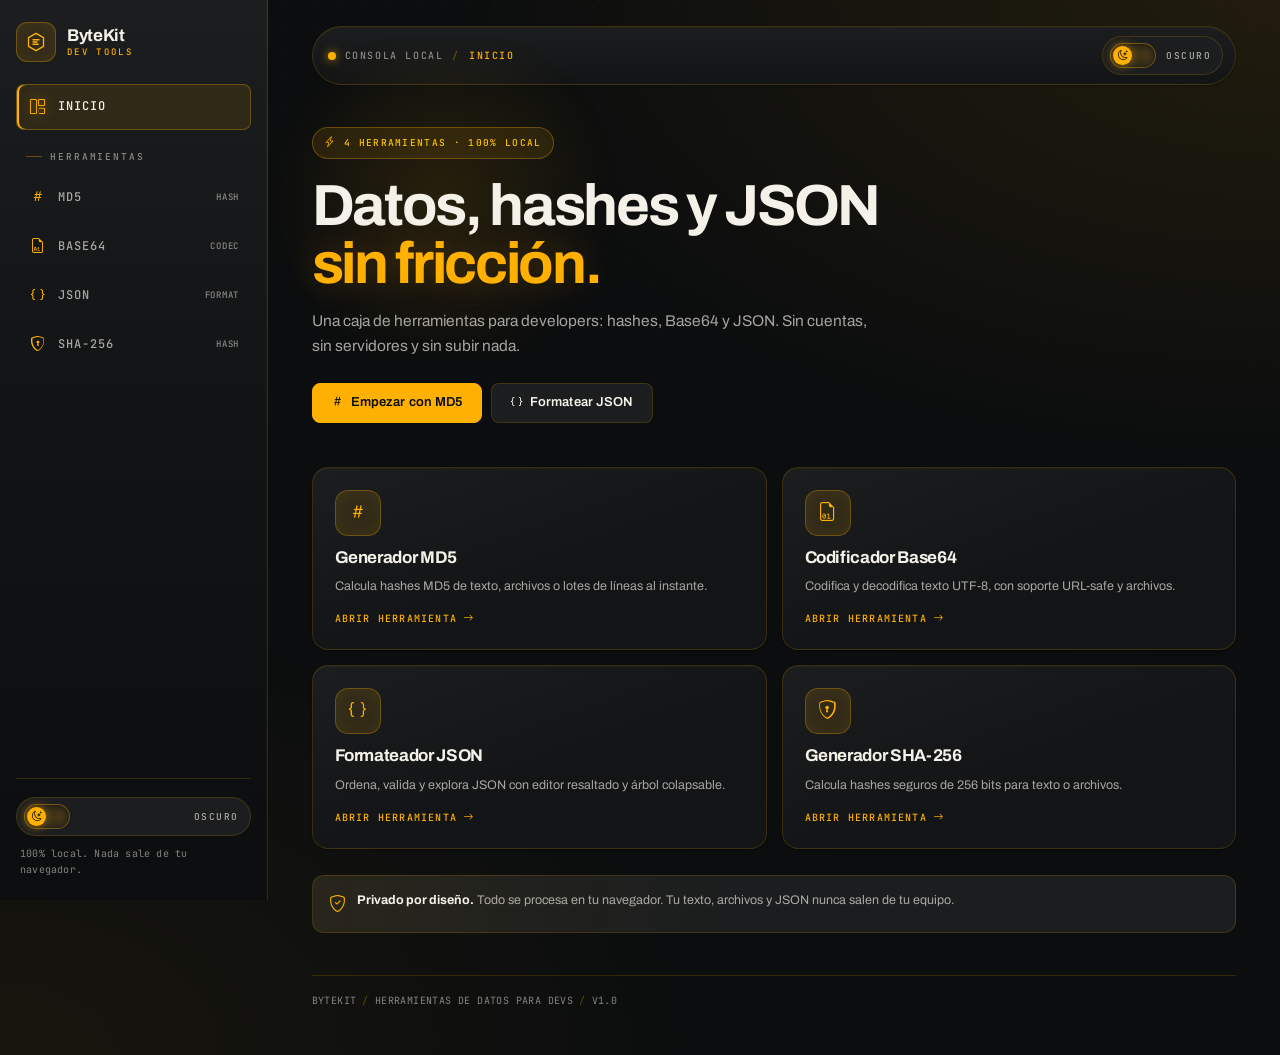
<file: index.html>
<!doctype html>
<html lang="es" data-bs-theme="dark">
<head>
  <meta charset="utf-8">
  <meta name="viewport" content="width=device-width, initial-scale=1">
  <title>ByteKit · Herramientas de datos para devs</title>
  <meta name="description" content="MD5, Base64, JSON y SHA-256 en una sola caja de herramientas. Rápida, privada y 100% en tu navegador.">
  <script>
    (function () {
      try {
        var t = localStorage.getItem('bytekit:theme');
        if (t !== 'dark' && t !== 'light') t = 'dark';
        document.documentElement.setAttribute('data-bs-theme', t);
      } catch (e) {}
    })();
  </script>
  <link rel="icon" href="assets/favicon.svg" type="image/svg+xml">
  <link rel="preconnect" href="https://fonts.googleapis.com">
  <link rel="preconnect" href="https://fonts.gstatic.com" crossorigin>
  <link href="https://fonts.googleapis.com/css2?family=Archivo:ital,wght@0,300..900;1,300..900&family=JetBrains+Mono:wght@400;500;700&display=swap" rel="stylesheet">
  <link href="https://cdn.jsdelivr.net/npm/bootstrap@5.3.3/dist/css/bootstrap.min.css" rel="stylesheet">
  <link href="https://cdn.jsdelivr.net/npm/bootstrap-icons@1.11.3/font/bootstrap-icons.min.css" rel="stylesheet">
  <link rel="stylesheet" href="assets/css/styles.css">
</head>
<body class="tool-home">
  <div class="app-shell">
    <aside class="app-sidebar offcanvas-lg offcanvas-start" tabindex="-1" id="sidebar" aria-label="Navegación principal">
      <div class="offcanvas-header">
        <a class="brand" href="index.html" aria-label="ByteKit inicio">
          <svg class="brand-logo" viewBox="0 0 64 64" aria-hidden="true">
            <path d="M32 9 52 20.5v23L32 55 12 43.5v-23L32 9Z" fill="none" stroke="currentColor" stroke-width="3.5" stroke-linejoin="round"/>
            <path d="M24 26h16M24 32h11M24 38h14" stroke="currentColor" stroke-width="3.5" stroke-linecap="round"/>
          </svg>
          <span class="brand-text">ByteKit<small>Dev tools</small></span>
        </a>
        <button type="button" class="btn-close ms-auto" data-bs-dismiss="offcanvas" data-bs-target="#sidebar" aria-label="Cerrar menú"></button>
      </div>
      <div class="offcanvas-body">
        <a class="brand d-none d-lg-flex" href="index.html" aria-label="ByteKit inicio">
          <svg class="brand-logo" viewBox="0 0 64 64" aria-hidden="true">
            <path d="M32 9 52 20.5v23L32 55 12 43.5v-23L32 9Z" fill="none" stroke="currentColor" stroke-width="3.5" stroke-linejoin="round"/>
            <path d="M24 26h16M24 32h11M24 38h14" stroke="currentColor" stroke-width="3.5" stroke-linecap="round"/>
          </svg>
          <span class="brand-text">ByteKit<small>Dev tools</small></span>
        </a>

        <nav class="tool-nav" aria-label="Herramientas">
          <a class="tool-link active" href="index.html" aria-current="page">
            <i class="bi bi-grid-1x2"></i><span>Inicio</span>
          </a>
          <div class="nav-label">Herramientas</div>
          <a class="tool-link tool-md5" href="md5.html">
            <i class="bi bi-hash"></i><span>MD5</span><span class="tool-tag">hash</span>
          </a>
          <a class="tool-link tool-base64" href="base64.html">
            <i class="bi bi-file-earmark-binary"></i><span>Base64</span><span class="tool-tag">codec</span>
          </a>
          <a class="tool-link tool-json" href="json.html">
            <i class="bi bi-braces"></i><span>JSON</span><span class="tool-tag">format</span>
          </a>
          <a class="tool-link tool-sha256" href="sha256.html">
            <i class="bi bi-shield-lock"></i><span>SHA-256</span><span class="tool-tag">hash</span>
          </a>
        </nav>

        <div class="sidebar-footer">
          <button class="theme-toggle theme-switch" type="button" data-theme-toggle role="switch" aria-checked="true" aria-label="Cambiar tema">
            <span class="ts-track" aria-hidden="true"><span class="ts-thumb"><i class="bi bi-moon-stars" data-theme-icon></i></span></span>
            <span class="ts-label" data-theme-label>Oscuro</span>
          </button>
          <p class="sidebar-note">100% local. Nada sale de tu navegador.</p>
        </div>
      </div>
    </aside>

    <div class="mobile-topbar">
      <button class="icon-btn" type="button" data-bs-toggle="offcanvas" data-bs-target="#sidebar" aria-controls="sidebar" aria-label="Abrir menú">
        <i class="bi bi-list"></i>
      </button>
      <a class="brand-compact" href="index.html">ByteKit</a>
      <button class="icon-btn" type="button" data-theme-toggle aria-label="Cambiar tema">
        <i class="bi bi-sun" data-theme-icon></i>
      </button>
    </div>

    <main class="app-main">
      <div class="app-topbar">
        <p class="topbar-context"><span class="lamp" aria-hidden="true"></span> Consola local <span class="topbar-sep">/</span> <strong>Inicio</strong></p>
        <button class="theme-switch" type="button" data-theme-toggle role="switch" aria-checked="true" aria-label="Cambiar tema">
          <span class="ts-track" aria-hidden="true"><span class="ts-thumb"><i class="bi bi-moon-stars" data-theme-icon></i></span></span>
          <span class="ts-label" data-theme-label>Oscuro</span>
        </button>
      </div>

      <section class="hub-hero">
        <span class="hub-kicker"><i class="bi bi-lightning-charge"></i> 4 herramientas · 100% local</span>
        <h1>Datos, hashes y JSON<br><span>sin fricción.</span></h1>
        <p>Una caja de herramientas para developers: hashes, Base64 y JSON. Sin cuentas, sin servidores y sin subir nada.</p>
        <div class="hub-actions">
          <a class="btn-accent" href="md5.html"><i class="bi bi-hash"></i> Empezar con MD5</a>
          <a class="btn-soft" href="json.html"><i class="bi bi-braces"></i> Formatear JSON</a>
        </div>
      </section>

      <section class="hub-grid" aria-label="Herramientas">
        <a class="hub-card tool-md5" href="md5.html">
          <span class="tool-icon"><i class="bi bi-hash"></i></span>
          <h2>Generador MD5</h2>
          <p>Calcula hashes MD5 de texto, archivos o lotes de líneas al instante.</p>
          <span class="hub-cta">Abrir herramienta <i class="bi bi-arrow-right"></i></span>
        </a>

        <a class="hub-card tool-base64" href="base64.html">
          <span class="tool-icon"><i class="bi bi-file-earmark-binary"></i></span>
          <h2>Codificador Base64</h2>
          <p>Codifica y decodifica texto UTF-8, con soporte URL-safe y archivos.</p>
          <span class="hub-cta">Abrir herramienta <i class="bi bi-arrow-right"></i></span>
        </a>

        <a class="hub-card tool-json" href="json.html">
          <span class="tool-icon"><i class="bi bi-braces"></i></span>
          <h2>Formateador JSON</h2>
          <p>Ordena, valida y explora JSON con editor resaltado y árbol colapsable.</p>
          <span class="hub-cta">Abrir herramienta <i class="bi bi-arrow-right"></i></span>
        </a>

        <a class="hub-card tool-sha256" href="sha256.html">
          <span class="tool-icon"><i class="bi bi-shield-lock"></i></span>
          <h2>Generador SHA-256</h2>
          <p>Calcula hashes seguros de 256 bits para texto o archivos.</p>
          <span class="hub-cta">Abrir herramienta <i class="bi bi-arrow-right"></i></span>
        </a>
      </section>

      <div class="privacy-strip">
        <i class="bi bi-shield-check"></i>
        <div><strong>Privado por diseño.</strong> Todo se procesa en tu navegador. Tu texto, archivos y JSON nunca salen de tu equipo.</div>
      </div>

      <footer class="app-footer">
        <span>ByteKit</span><span class="sep">/</span>
        <span>Herramientas de datos para devs</span><span class="sep">/</span>
        <span>v1.0</span>
      </footer>
    </main>
  </div>

  <script src="https://cdn.jsdelivr.net/npm/bootstrap@5.3.3/dist/js/bootstrap.bundle.min.js"></script>
  <script src="assets/js/common.js"></script>
</body>
</html>
</file>
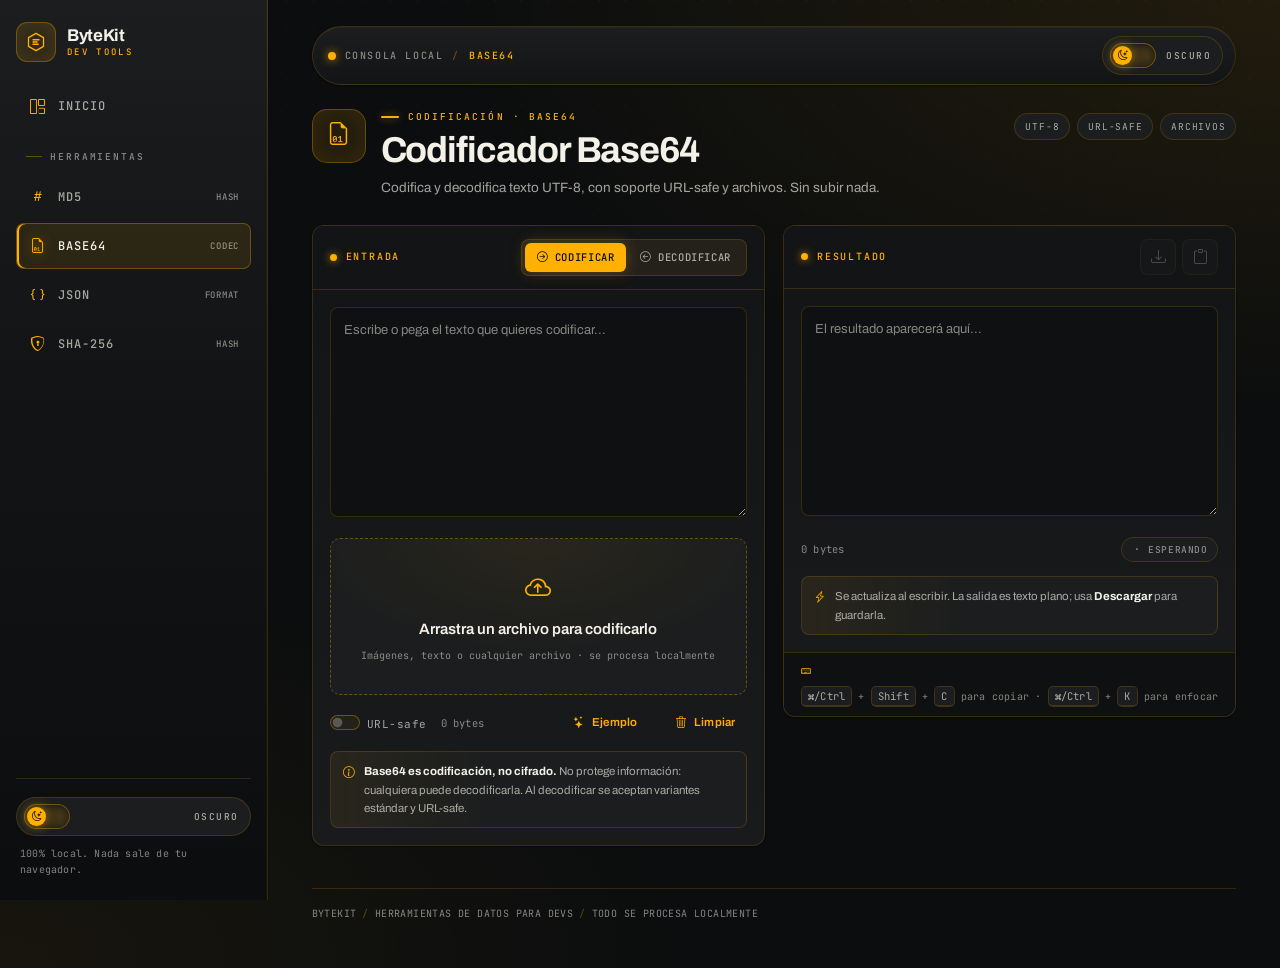
<file: base64.html>
<!doctype html>
<html lang="es" data-bs-theme="dark">
<head>
  <meta charset="utf-8">
  <meta name="viewport" content="width=device-width, initial-scale=1">
  <title>Codificador Base64 · ByteKit</title>
  <meta name="description" content="Codifica y decodifica Base64 en tu navegador. Compatible con UTF-8, URL-safe y archivos.">
  <script>
    (function () {
      try {
        var t = localStorage.getItem('bytekit:theme');
        if (t !== 'dark' && t !== 'light') t = 'dark';
        document.documentElement.setAttribute('data-bs-theme', t);
      } catch (e) {}
    })();
  </script>
  <link rel="icon" href="assets/favicon.svg" type="image/svg+xml">
  <link rel="preconnect" href="https://fonts.googleapis.com">
  <link rel="preconnect" href="https://fonts.gstatic.com" crossorigin>
  <link href="https://fonts.googleapis.com/css2?family=Archivo:ital,wght@0,300..900;1,300..900&family=JetBrains+Mono:wght@400;500;700&display=swap" rel="stylesheet">
  <link href="https://cdn.jsdelivr.net/npm/bootstrap@5.3.3/dist/css/bootstrap.min.css" rel="stylesheet">
  <link href="https://cdn.jsdelivr.net/npm/bootstrap-icons@1.11.3/font/bootstrap-icons.min.css" rel="stylesheet">
  <link rel="stylesheet" href="assets/css/styles.css">
</head>
<body class="tool-base64">
  <div class="app-shell">
    <aside class="app-sidebar offcanvas-lg offcanvas-start" tabindex="-1" id="sidebar" aria-label="Navegación principal">
      <div class="offcanvas-header">
        <a class="brand" href="index.html" aria-label="ByteKit inicio">
          <svg class="brand-logo" viewBox="0 0 64 64" aria-hidden="true">
            <path d="M32 9 52 20.5v23L32 55 12 43.5v-23L32 9Z" fill="none" stroke="currentColor" stroke-width="3.5" stroke-linejoin="round"/>
            <path d="M24 26h16M24 32h11M24 38h14" stroke="currentColor" stroke-width="3.5" stroke-linecap="round"/>
          </svg>
          <span class="brand-text">ByteKit<small>Dev tools</small></span>
        </a>
        <button type="button" class="btn-close ms-auto" data-bs-dismiss="offcanvas" data-bs-target="#sidebar" aria-label="Cerrar menú"></button>
      </div>
      <div class="offcanvas-body">
        <a class="brand d-none d-lg-flex" href="index.html" aria-label="ByteKit inicio">
          <svg class="brand-logo" viewBox="0 0 64 64" aria-hidden="true">
            <path d="M32 9 52 20.5v23L32 55 12 43.5v-23L32 9Z" fill="none" stroke="currentColor" stroke-width="3.5" stroke-linejoin="round"/>
            <path d="M24 26h16M24 32h11M24 38h14" stroke="currentColor" stroke-width="3.5" stroke-linecap="round"/>
          </svg>
          <span class="brand-text">ByteKit<small>Dev tools</small></span>
        </a>

        <nav class="tool-nav" aria-label="Herramientas">
          <a class="tool-link" href="index.html">
            <i class="bi bi-grid-1x2"></i><span>Inicio</span>
          </a>
          <div class="nav-label">Herramientas</div>
          <a class="tool-link tool-md5" href="md5.html">
            <i class="bi bi-hash"></i><span>MD5</span><span class="tool-tag">hash</span>
          </a>
          <a class="tool-link tool-base64 active" href="base64.html" aria-current="page">
            <i class="bi bi-file-earmark-binary"></i><span>Base64</span><span class="tool-tag">codec</span>
          </a>
          <a class="tool-link tool-json" href="json.html">
            <i class="bi bi-braces"></i><span>JSON</span><span class="tool-tag">format</span>
          </a>
          <a class="tool-link tool-sha256" href="sha256.html">
            <i class="bi bi-shield-lock"></i><span>SHA-256</span><span class="tool-tag">hash</span>
          </a>
        </nav>

        <div class="sidebar-footer">
          <button class="theme-toggle theme-switch" type="button" data-theme-toggle role="switch" aria-checked="true" aria-label="Cambiar tema">
            <span class="ts-track" aria-hidden="true"><span class="ts-thumb"><i class="bi bi-moon-stars" data-theme-icon></i></span></span>
            <span class="ts-label" data-theme-label>Oscuro</span>
          </button>
          <p class="sidebar-note">100% local. Nada sale de tu navegador.</p>
        </div>
      </div>
    </aside>

    <div class="mobile-topbar">
      <button class="icon-btn" type="button" data-bs-toggle="offcanvas" data-bs-target="#sidebar" aria-controls="sidebar" aria-label="Abrir menú">
        <i class="bi bi-list"></i>
      </button>
      <a class="brand-compact" href="index.html">ByteKit</a>
      <button class="icon-btn" type="button" data-theme-toggle aria-label="Cambiar tema">
        <i class="bi bi-sun" data-theme-icon></i>
      </button>
    </div>

    <main class="app-main">
      <div class="app-topbar">
        <p class="topbar-context"><span class="lamp" aria-hidden="true"></span> Consola local <span class="topbar-sep">/</span> <strong>Base64</strong></p>
        <button class="theme-switch" type="button" data-theme-toggle role="switch" aria-checked="true" aria-label="Cambiar tema">
          <span class="ts-track" aria-hidden="true"><span class="ts-thumb"><i class="bi bi-moon-stars" data-theme-icon></i></span></span>
          <span class="ts-label" data-theme-label>Oscuro</span>
        </button>
      </div>

      <header class="tool-header">
        <span class="tool-icon"><i class="bi bi-file-earmark-binary"></i></span>
        <div class="tool-header-copy">
          <div class="eyebrow">Codificación · Base64</div>
          <h1>Codificador Base64</h1>
          <p>Codifica y decodifica texto UTF-8, con soporte URL-safe y archivos. Sin subir nada.</p>
        </div>
        <div class="tool-badges">
          <span class="badge-soft">UTF-8</span>
          <span class="badge-soft">URL-safe</span>
          <span class="badge-soft">archivos</span>
        </div>
      </header>

      <div class="workspace">
        <section class="panel" aria-labelledby="b64-input-title">
          <div class="panel-head">
            <h2 class="panel-title" id="b64-input-title">Entrada</h2>
            <div class="panel-actions">
              <div class="segmented" role="tablist" aria-label="Modo Base64">
                <button type="button" class="active" data-b64-mode="encode" role="tab" aria-selected="true">
                  <i class="bi bi-arrow-right-circle"></i> Codificar
                </button>
                <button type="button" data-b64-mode="decode" role="tab" aria-selected="false">
                  <i class="bi bi-arrow-left-circle"></i> Decodificar
                </button>
              </div>
            </div>
          </div>
          <div class="panel-body">
            <div>
              <label class="visually-hidden" for="b64-input">Texto de entrada</label>
              <textarea class="field" id="b64-input" placeholder="Escribe o pega el texto que quieres codificar..." spellcheck="false" autocomplete="off"></textarea>
            </div>

            <div id="b64-file-block">
              <div class="dropzone" id="b64-drop" role="button" tabindex="0" aria-label="Seleccionar archivo para codificar">
                <i class="bi bi-cloud-arrow-up"></i>
                <strong>Arrastra un archivo para codificarlo</strong>
                <small>Imágenes, texto o cualquier archivo · se procesa localmente</small>
              </div>
              <input type="file" id="b64-file" hidden>
              <div class="file-meta" id="b64-file-meta" hidden></div>
            </div>

            <div class="option-row">
              <div class="option-group">
                <div class="form-check form-switch mb-0">
                  <input class="form-check-input" type="checkbox" role="switch" id="b64-urlsafe">
                  <label class="form-check-label" for="b64-urlsafe">URL-safe</label>
                </div>
                <span class="meta" id="b64-input-meta">0 bytes</span>
              </div>
              <div class="option-group">
                <button class="btn-ghost btn-sm" type="button" id="b64-example">
                  <i class="bi bi-stars"></i> Ejemplo
                </button>
                <button class="btn-ghost btn-sm" type="button" id="b64-clear">
                  <i class="bi bi-trash3"></i> Limpiar
                </button>
              </div>
            </div>

            <p class="note">
              <i class="bi bi-info-circle"></i>
              <span><strong>Base64 es codificación, no cifrado.</strong> No protege información: cualquiera puede decodificarla. Al decodificar se aceptan variantes estándar y URL-safe.</span>
            </p>
          </div>
        </section>

        <section class="panel" aria-labelledby="b64-output-title">
          <div class="panel-head">
            <h2 class="panel-title" id="b64-output-title">Resultado</h2>
            <div class="panel-actions">
              <button class="icon-btn" type="button" id="b64-download" aria-label="Descargar resultado" title="Descargar resultado" disabled>
                <i class="bi bi-download"></i>
              </button>
              <button class="icon-btn" type="button" id="b64-copy" aria-label="Copiar resultado" title="Copiar resultado" disabled>
                <i class="bi bi-clipboard"></i>
              </button>
            </div>
          </div>
          <div class="panel-body">
            <div class="error-box" id="b64-error" hidden>
              <i class="bi bi-exclamation-triangle"></i>
              <span id="b64-error-text"></span>
            </div>

            <div>
              <label class="visually-hidden" for="b64-output">Resultado</label>
              <textarea class="field" id="b64-output" readonly placeholder="El resultado aparecerá aquí..." spellcheck="false"></textarea>
            </div>

            <div class="option-row">
              <span class="meta" id="b64-output-meta">0 bytes</span>
              <span class="status idle" id="b64-state" aria-live="polite"><i class="bi bi-dot"></i> Esperando</span>
            </div>

            <p class="note">
              <i class="bi bi-lightning-charge"></i>
              <span>Se actualiza al escribir. La salida es texto plano; usa <strong>Descargar</strong> para guardarla.</span>
            </p>
          </div>
          <div class="panel-foot">
            <i class="bi bi-keyboard"></i>
            <span><kbd>⌘/Ctrl</kbd> + <kbd>Shift</kbd> + <kbd>C</kbd> para copiar · <kbd>⌘/Ctrl</kbd> + <kbd>K</kbd> para enfocar</span>
          </div>
        </section>
      </div>

      <footer class="app-footer">
        <span>ByteKit</span><span class="sep">/</span>
        <span>Herramientas de datos para devs</span><span class="sep">/</span>
        <span>Todo se procesa localmente</span>
      </footer>
    </main>
  </div>

  <script src="https://cdn.jsdelivr.net/npm/bootstrap@5.3.3/dist/js/bootstrap.bundle.min.js"></script>
  <script src="assets/js/common.js"></script>
  <script src="assets/js/base64.js"></script>
</body>
</html>
</file>
<file: assets/css/styles.css>
/* =========================================================
   ByteKit · Consola de instrumentos
   Estética: oro #FFB000 sobre grafito. Trazos finos, lámparas,
   tipografía Archivo + JetBrains Mono.
   ========================================================= */
:root {
  --font-sans: "Archivo", system-ui, -apple-system, "Segoe UI", sans-serif;
  --font-mono: "JetBrains Mono", ui-monospace, SFMono-Regular, "SF Mono",
    Menlo, Consolas, monospace;

  --brand-gold: #ffb000;
  --brand-gold-bright: #ffc400;
  --brand-gold-deep: #8d5a00;

  --bg: #0b0d0e;
  --surface: #121415;
  --surface-2: #1b1d1e;
  --surface-3: #24211b;
  --border: rgba(255, 176, 0, 0.16);
  --border-strong: rgba(255, 176, 0, 0.34);

  --text: #f4f1e8;
  --muted: rgba(244, 241, 232, 0.66);
  --faint: rgba(244, 241, 232, 0.52);

  --accent: #ffb000;
  --accent-strong: #ffc400;
  --accent-soft: rgba(255, 176, 0, 0.1);
  --accent-border: rgba(255, 176, 0, 0.3);
  --accent-contrast: #0b0d0e;

  --code-bg: #0e1011;

  --danger: #ff6b5e;
  --danger-soft: rgba(255, 107, 94, 0.1);
  --danger-border: rgba(255, 107, 94, 0.28);

  --ok: #8fd694;
  --ok-soft: rgba(143, 214, 148, 0.08);
  --ok-border: rgba(143, 214, 148, 0.26);

  --json-key: #ffc46b;
  --json-string: #ffe7a3;
  --json-number: #ff9d5c;
  --json-bool: #ffd166;
  --json-null: rgba(244, 241, 232, 0.45);

  --grid-dot: rgba(255, 176, 0, 0.075);

  --shadow-sm: 0 1px 2px rgba(0, 0, 0, 0.42);
  --shadow-md: 0 22px 54px rgba(0, 0, 0, 0.55);
  --glow: 0 0 26px rgba(255, 176, 0, 0.16);

  --radius: 12px;
  --radius-sm: 8px;
  --radius-lg: 16px;

  --ease-out: cubic-bezier(0.22, 0.61, 0.36, 1);
  color-scheme: dark;
}

[data-bs-theme="light"] {
  --bg: #f6eedc;
  --surface: #fffdf6;
  --surface-2: #fbf5e7;
  --surface-3: #f3e9d2;
  --border: rgba(138, 90, 0, 0.2);
  --border-strong: rgba(138, 90, 0, 0.38);

  --text: #1b1710;
  --muted: #6b5f49;
  --faint: #75674f;

  --accent: #8a5a00;
  --accent-strong: #6b4400;
  --accent-soft: rgba(168, 106, 0, 0.1);
  --accent-border: rgba(168, 106, 0, 0.32);
  --accent-contrast: #fff8e6;

  --code-bg: #fffbf1;

  --danger: #b3261e;
  --danger-soft: rgba(179, 38, 30, 0.08);
  --danger-border: rgba(179, 38, 30, 0.26);

  --ok: #2e7d4f;
  --ok-soft: rgba(46, 125, 79, 0.08);
  --ok-border: rgba(46, 125, 79, 0.26);

  --json-key: #8a5a00;
  --json-string: #1f6b45;
  --json-number: #a34a00;
  --json-bool: #7a4e00;
  --json-null: #75674f;

  --grid-dot: rgba(27, 23, 16, 0.08);

  --shadow-sm: 0 1px 2px rgba(80, 55, 0, 0.08);
  --shadow-md: 0 22px 54px rgba(80, 55, 0, 0.16);
  --glow: 0 0 26px rgba(255, 176, 0, 0.22);

  color-scheme: light;
}

/* Los cuatro instrumentos comparten el mismo acento oro */
.tool-md5,
.tool-base64,
.tool-json,
.tool-sha256,
[data-bs-theme="dark"] .tool-md5,
[data-bs-theme="dark"] .tool-base64,
[data-bs-theme="dark"] .tool-json,
[data-bs-theme="dark"] .tool-sha256 {
  --tool: var(--accent);
  --tool-soft: var(--accent-soft);
  --tool-border: var(--accent-border);
}

/* =========================================================
   Base
   ========================================================= */
*,
*::before,
*::after {
  box-sizing: border-box;
}

html {
  scroll-behavior: smooth;
  overflow-x: clip;
}

body {
  min-height: 100vh;
  margin: 0;
  background:
    radial-gradient(120% 80% at 100% 0%, rgba(255, 176, 0, 0.09), transparent 55%),
    radial-gradient(90% 70% at 0% 100%, rgba(255, 176, 0, 0.05), transparent 62%),
    var(--bg);
  color: var(--text);
  font-family: var(--font-sans);
  font-size: 15px;
  line-height: 1.6;
  -webkit-font-smoothing: antialiased;
  text-rendering: optimizeLegibility;
  overflow-x: hidden;
}

[data-bs-theme="light"] body {
  background:
    radial-gradient(120% 80% at 100% 0%, rgba(255, 176, 0, 0.16), transparent 58%),
    radial-gradient(90% 70% at 0% 100%, rgba(168, 106, 0, 0.06), transparent 62%),
    var(--bg);
}

body::before {
  content: "";
  position: fixed;
  inset: 0;
  z-index: 0;
  pointer-events: none;
  background-image: radial-gradient(circle at 1px 1px, var(--grid-dot) 1px, transparent 0);
  background-size: 26px 26px;
  opacity: 0.55;
  -webkit-mask-image: linear-gradient(to bottom, rgba(0, 0, 0, 0.8), transparent 64%);
  mask-image: linear-gradient(to bottom, rgba(0, 0, 0, 0.8), transparent 64%);
}

::selection {
  background: var(--brand-gold);
  color: #0b0d0e;
}

:focus-visible {
  outline: 2px solid var(--accent);
  outline-offset: 3px;
  border-radius: 4px;
}

h1,
h2,
h3,
p {
  margin-top: 0;
}

h1,
h2,
h3 {
  font-weight: 700;
  letter-spacing: -0.02em;
  line-height: 1.08;
  text-wrap: balance;
}

a {
  color: var(--accent);
}

code,
kbd,
pre,
samp {
  font-family: var(--font-mono);
}

kbd {
  padding: 2px 6px;
  border: 1px solid var(--border);
  border-bottom-width: 2px;
  border-radius: 5px;
  background: var(--surface-2);
  color: var(--muted);
  font-size: 10.5px;
}

.lamp {
  display: inline-block;
  width: 8px;
  height: 8px;
  flex: none;
  border-radius: 50%;
  background: var(--brand-gold);
  box-shadow: 0 0 10px rgba(255, 176, 0, 0.8);
  animation: pulse 2.6s ease-in-out infinite;
}

@keyframes pulse {
  0%,
  100% {
    opacity: 1;
    box-shadow: 0 0 9px rgba(255, 176, 0, 0.8);
  }
  50% {
    opacity: 0.55;
    box-shadow: 0 0 2px rgba(255, 176, 0, 0.4);
  }
}

* {
  scrollbar-width: thin;
  scrollbar-color: var(--border-strong) transparent;
}

::-webkit-scrollbar {
  width: 10px;
  height: 10px;
}

::-webkit-scrollbar-thumb {
  border: 2px solid transparent;
  border-radius: 999px;
  background: var(--border-strong);
  background-clip: content-box;
}

/* =========================================================
   Shell
   ========================================================= */
.app-shell {
  position: relative;
  z-index: 1;
  display: flex;
  min-height: 100vh;
}

.app-sidebar {
  width: 268px;
  flex: 0 0 268px;
  background:
    linear-gradient(180deg, var(--surface-2), var(--surface) 42%, var(--bg)) !important;
  border-right: 1px solid var(--border);
  box-shadow: inset -1px 0 0 rgba(255, 176, 0, 0.04);
}

.app-sidebar .offcanvas-body {
  display: flex;
  flex-direction: column;
  gap: 22px;
  height: 100%;
  padding: 22px 16px;
}

.app-sidebar .offcanvas-header {
  display: none;
}

.brand {
  display: flex;
  align-items: center;
  gap: 11px;
  color: var(--text);
  text-decoration: none;
}

.brand-logo {
  width: 40px;
  height: 40px;
  flex: none;
  padding: 7px;
  border: 1px solid var(--accent-border);
  border-radius: 11px;
  background: var(--accent-soft);
  color: var(--accent);
  box-shadow: inset 0 0 18px rgba(255, 176, 0, 0.08);
}

.brand-text {
  display: flex;
  flex-direction: column;
  font-size: 17px;
  font-weight: 700;
  letter-spacing: -0.02em;
  line-height: 1.05;
}

.brand-text small {
  margin-top: 3px;
  color: var(--accent);
  font-family: var(--font-mono);
  font-size: 9px;
  font-weight: 500;
  letter-spacing: 0.26em;
  text-transform: uppercase;
}

.tool-nav {
  display: flex;
  flex-direction: column;
  gap: 3px;
}

.nav-label {
  display: flex;
  align-items: center;
  gap: 8px;
  margin: 16px 10px 7px;
  color: var(--faint);
  font-family: var(--font-mono);
  font-size: 9.5px;
  font-weight: 500;
  letter-spacing: 0.2em;
  text-transform: uppercase;
}

.nav-label::before {
  content: "";
  width: 16px;
  height: 1px;
  background: var(--border-strong);
}

.tool-link {
  display: flex;
  align-items: center;
  gap: 11px;
  padding: 10px 11px;
  border: 1px solid transparent;
  border-radius: var(--radius-sm);
  color: var(--muted);
  font-family: var(--font-mono);
  font-size: 12px;
  font-weight: 500;
  letter-spacing: 0.08em;
  text-transform: uppercase;
  text-decoration: none;
  transition: background 0.15s ease, border-color 0.15s ease, color 0.15s ease;
}

.tool-link .bi {
  width: 19px;
  text-align: center;
  color: var(--tool, var(--faint));
  font-size: 15px;
}

.tool-link:hover {
  background: var(--surface-2);
  color: var(--text);
}

.tool-link.active {
  background: var(--tool-soft, var(--accent-soft));
  border-color: var(--tool-border, var(--accent-border));
  color: var(--text);
  box-shadow: inset 2px 0 0 var(--brand-gold);
}

.tool-link.active .bi {
  color: var(--tool, var(--accent));
  filter: drop-shadow(0 0 6px rgba(255, 176, 0, 0.5));
}

.tool-tag {
  margin-left: auto;
  color: var(--faint);
  font-family: var(--font-mono);
  font-size: 9px;
  letter-spacing: 0.08em;
}

.sidebar-footer {
  display: flex;
  flex-direction: column;
  gap: 10px;
  margin-top: auto;
  padding-top: 18px;
  border-top: 1px solid var(--border);
}

.sidebar-note {
  margin: 0;
  padding: 0 4px;
  color: var(--faint);
  font-family: var(--font-mono);
  font-size: 10px;
  line-height: 1.6;
  letter-spacing: 0.02em;
}

/* ---------- Switch de tema ---------- */
.theme-switch {
  display: inline-flex;
  align-items: center;
  gap: 10px;
  padding: 6px 11px 6px 7px;
  border: 1px solid var(--border);
  border-radius: 999px;
  background: var(--surface-2);
  color: var(--text);
  font-family: var(--font-sans);
  cursor: pointer;
  transition: border-color 0.18s ease, background 0.18s ease,
    box-shadow 0.18s ease;
}

.theme-switch:hover {
  border-color: var(--accent-border);
  box-shadow: 0 0 0 3px var(--accent-soft);
}

.theme-switch:active {
  transform: translateY(1px);
}

.ts-track {
  position: relative;
  width: 46px;
  height: 25px;
  flex: none;
  border: 1px solid var(--border-strong);
  border-radius: 999px;
  background:
    radial-gradient(circle at 78% 50%, rgba(255, 176, 0, 0.16), transparent 46%),
    var(--surface-3);
  box-shadow: inset 0 1px 4px rgba(0, 0, 0, 0.35);
}

.ts-thumb {
  position: absolute;
  top: 2px;
  left: 2px;
  display: grid;
  place-items: center;
  width: 19px;
  height: 19px;
  border-radius: 50%;
  background: var(--brand-gold);
  color: #0b0d0e;
  font-size: 10px;
  box-shadow: 0 0 12px rgba(255, 176, 0, 0.7);
  transition: transform 0.28s var(--ease-out), background 0.28s ease;
}

[data-bs-theme="light"] .ts-thumb {
  transform: translateX(21px);
  background: var(--brand-gold-bright);
}

.ts-label {
  color: var(--muted);
  font-family: var(--font-mono);
  font-size: 9.5px;
  font-weight: 500;
  letter-spacing: 0.16em;
  text-transform: uppercase;
  white-space: nowrap;
}

.theme-toggle {
  display: flex;
  justify-content: space-between;
  width: 100%;
}

.mobile-topbar {
  display: none;
}

.app-main {
  flex: 1;
  width: 100%;
  min-width: 0;
  max-width: 1360px;
  margin: 0 auto;
  padding: 26px clamp(18px, 3.4vw, 52px) 46px;
}

/* ---------- Topbar de escritorio ---------- */
.app-topbar {
  display: flex;
  align-items: center;
  justify-content: space-between;
  gap: 14px;
  margin-bottom: 24px;
  padding: 9px 12px 9px 15px;
  border: 1px solid var(--border);
  border-radius: 999px;
  background: linear-gradient(180deg, var(--surface-2), var(--surface));
  box-shadow: var(--shadow-sm), inset 0 1px 0 rgba(255, 176, 0, 0.05);
}

.topbar-context {
  display: flex;
  align-items: center;
  gap: 9px;
  margin: 0;
  color: var(--faint);
  font-family: var(--font-mono);
  font-size: 10px;
  font-weight: 500;
  letter-spacing: 0.16em;
  text-transform: uppercase;
}

.topbar-context strong {
  color: var(--accent);
  font-weight: 500;
}

.topbar-sep {
  color: var(--border-strong);
}

/* =========================================================
   Tool header
   ========================================================= */
.tool-header {
  display: flex;
  flex-wrap: wrap;
  align-items: flex-start;
  gap: 15px;
  margin-bottom: 26px;
}

.tool-icon {
  display: grid;
  place-items: center;
  width: 54px;
  height: 54px;
  flex: none;
  border: 1px solid var(--tool-border, var(--accent-border));
  border-radius: 15px;
  background: var(--tool-soft, var(--accent-soft));
  color: var(--tool, var(--accent));
  font-size: 23px;
  box-shadow: inset 0 0 24px rgba(255, 176, 0, 0.08);
}

.tool-header-copy {
  min-width: 0;
  flex: 1;
}

.eyebrow {
  display: flex;
  align-items: center;
  gap: 9px;
  margin-bottom: 7px;
  color: var(--accent);
  font-family: var(--font-mono);
  font-size: 9.5px;
  font-weight: 500;
  letter-spacing: 0.22em;
  text-transform: uppercase;
}

.eyebrow::before {
  content: "";
  width: 18px;
  height: 2px;
  border-radius: 2px;
  background: var(--brand-gold);
  box-shadow: 0 0 8px rgba(255, 176, 0, 0.6);
}

.tool-header h1 {
  margin: 0;
  font-size: clamp(27px, 3vw, 36px);
  font-weight: 700;
  letter-spacing: -0.03em;
  line-height: 1.06;
}

.tool-header p {
  max-width: 68ch;
  margin: 8px 0 0;
  color: var(--muted);
  font-size: 13.5px;
}

.tool-badges {
  display: flex;
  flex-wrap: wrap;
  gap: 7px;
  margin-left: auto;
  padding-top: 4px;
}

.badge-soft {
  padding: 5px 10px;
  border: 1px solid var(--border);
  border-radius: 999px;
  background: var(--surface-2);
  color: var(--muted);
  font-family: var(--font-mono);
  font-size: 9.5px;
  letter-spacing: 0.08em;
  text-transform: uppercase;
  white-space: nowrap;
}

/* =========================================================
   Layout
   ========================================================= */
.workspace {
  display: grid;
  grid-template-columns: minmax(0, 1fr) minmax(0, 1fr);
  gap: 18px;
  align-items: start;
}

.workspace-wide {
  grid-template-columns: minmax(0, 1.12fr) minmax(0, 0.88fr);
}

@media (max-width: 1199.98px) {
  .workspace,
  .workspace-wide {
    grid-template-columns: 1fr;
  }
}

.panel {
  display: flex;
  flex-direction: column;
  min-width: 0;
  overflow: hidden;
  border: 1px solid var(--border);
  border-radius: var(--radius);
  background: linear-gradient(180deg, var(--surface), var(--surface-2) 150%);
  box-shadow: var(--shadow-sm), inset 0 1px 0 rgba(255, 176, 0, 0.05);
}

.panel-head {
  display: flex;
  flex-wrap: wrap;
  align-items: center;
  gap: 8px 10px;
  padding: 13px 17px;
  border-bottom: 1px solid var(--border);
  background: var(--surface);
}

.panel-title {
  display: flex;
  align-items: center;
  gap: 9px;
  margin: 0;
  color: var(--accent);
  font-family: var(--font-mono);
  font-size: 10px;
  font-weight: 500;
  letter-spacing: 0.18em;
  text-transform: uppercase;
}

.panel-title::before {
  content: "";
  width: 7px;
  height: 7px;
  flex: none;
  border-radius: 50%;
  background: var(--brand-gold);
  box-shadow: 0 0 9px rgba(255, 176, 0, 0.8);
  animation: pulse 2.6s ease-in-out infinite;
}

.panel-actions {
  display: flex;
  flex-wrap: wrap;
  align-items: center;
  gap: 6px;
  margin-left: auto;
}

.panel-body {
  display: flex;
  flex-direction: column;
  gap: 14px;
  padding: 17px;
}

.panel-foot {
  display: flex;
  align-items: center;
  gap: 8px;
  flex-wrap: wrap;
  padding: 11px 17px;
  border-top: 1px solid var(--border);
  background: var(--code-bg);
  color: var(--faint);
  font-family: var(--font-mono);
  font-size: 10px;
  letter-spacing: 0.02em;
}

.panel-foot .bi {
  color: var(--accent);
}

/* =========================================================
   Buttons
   ========================================================= */
.btn-accent,
.btn-soft,
.btn-ghost,
.btn-danger-soft {
  display: inline-flex;
  align-items: center;
  justify-content: center;
  gap: 7px;
  padding: 9px 14px;
  border: 1px solid transparent;
  border-radius: var(--radius-sm);
  font-family: var(--font-sans);
  font-size: 12.5px;
  font-weight: 600;
  letter-spacing: 0.01em;
  line-height: 1.2;
  text-decoration: none;
  cursor: pointer;
  transition: background 0.16s ease, border-color 0.16s ease, color 0.16s ease,
    transform 0.16s var(--ease-out), box-shadow 0.16s ease;
}

.btn-accent {
  border-color: var(--brand-gold);
  background: var(--brand-gold);
  color: #0b0d0e;
}

.btn-accent:hover {
  border-color: var(--brand-gold-bright);
  background: var(--brand-gold-bright);
  transform: translateY(-2px);
  box-shadow: 0 12px 26px rgba(255, 176, 0, 0.28);
}

.btn-accent:active,
.btn-soft:active {
  transform: translateY(0);
}

.btn-soft {
  border-color: var(--border);
  background: var(--surface-2);
  color: var(--text);
}

.btn-soft:hover {
  border-color: var(--accent-border);
  background: var(--surface-3);
  color: var(--accent);
}

.btn-ghost {
  background: transparent;
  color: var(--accent);
}

.btn-ghost:hover {
  background: var(--accent-soft);
  color: var(--accent-strong);
}

.btn-danger-soft {
  background: var(--danger-soft);
  color: var(--danger);
}

.btn-danger-soft:hover {
  border-color: var(--danger-border);
}

.btn-sm {
  padding: 6px 11px;
  font-size: 11.5px;
}

.btn-accent:disabled,
.btn-soft:disabled,
.btn-ghost:disabled {
  opacity: 0.45;
  cursor: not-allowed;
  transform: none;
  box-shadow: none;
}

.icon-btn {
  display: inline-grid;
  place-items: center;
  width: 36px;
  height: 36px;
  flex: none;
  padding: 0;
  border: 1px solid var(--border);
  border-radius: var(--radius-sm);
  background: var(--surface-2);
  color: var(--muted);
  font-size: 15px;
  cursor: pointer;
  transition: background 0.15s ease, border-color 0.15s ease, color 0.15s ease,
    box-shadow 0.15s ease;
}

.icon-btn:hover {
  border-color: var(--accent-border);
  background: var(--accent-soft);
  color: var(--accent);
  box-shadow: 0 0 16px rgba(255, 176, 0, 0.12);
}

.icon-btn.copied {
  border-color: var(--ok-border);
  background: var(--ok-soft);
  color: var(--ok);
}

.icon-btn:disabled {
  opacity: 0.38;
  cursor: not-allowed;
}

.icon-btn.xs {
  width: 28px;
  height: 28px;
  border-color: transparent;
  background: transparent;
  font-size: 13px;
}

.icon-btn.xs:hover {
  background: var(--surface-3);
}

/* =========================================================
   Forms
   ========================================================= */
.field {
  width: 100%;
  min-height: 0;
  padding: 11px 13px;
  border: 1px solid var(--border);
  border-radius: var(--radius-sm);
  background: var(--code-bg);
  color: var(--text);
  font-family: var(--font-mono);
  font-size: 13px;
  line-height: 1.7;
  resize: vertical;
  transition: border-color 0.15s ease, box-shadow 0.15s ease;
}

textarea.field {
  min-height: 210px;
}

input.field {
  height: 40px;
  padding: 8px 12px;
  font-size: 12px;
}

.field::placeholder {
  color: var(--faint);
  font-family: var(--font-sans);
}

.field:focus {
  outline: none;
  border-color: var(--accent);
  box-shadow: 0 0 0 3px var(--accent-soft);
}

.field[readonly] {
  color: var(--text);
}

.field:disabled {
  opacity: 0.6;
}

.field-error {
  border-color: var(--danger-border) !important;
}

.form-check-label {
  color: var(--muted);
  font-family: var(--font-mono);
  font-size: 11px;
  letter-spacing: 0.04em;
  cursor: pointer;
}

.form-check-input {
  border-color: var(--border-strong);
  background-color: var(--surface-3);
  cursor: pointer;
}

.form-check-input:checked {
  border-color: var(--brand-gold);
  background-color: var(--brand-gold);
}

.form-check-input:focus {
  border-color: var(--accent);
  box-shadow: 0 0 0 3px var(--accent-soft);
}

.option-row {
  display: flex;
  flex-wrap: wrap;
  align-items: center;
  justify-content: space-between;
  gap: 10px 14px;
}

.option-group {
  display: flex;
  flex-wrap: wrap;
  align-items: center;
  gap: 9px 14px;
}

.meta {
  color: var(--faint);
  font-family: var(--font-mono);
  font-size: 10.5px;
  letter-spacing: 0.02em;
  font-variant-numeric: tabular-nums;
}

.meta b {
  color: var(--muted);
  font-weight: 600;
}

/* Segmented control */
.segmented {
  display: inline-flex;
  gap: 2px;
  padding: 3px;
  border: 1px solid var(--border);
  border-radius: var(--radius-sm);
  background: var(--surface-3);
}

.segmented button {
  display: inline-flex;
  align-items: center;
  gap: 6px;
  padding: 6px 12px;
  border: 0;
  border-radius: 6px;
  background: transparent;
  color: var(--muted);
  font-family: var(--font-mono);
  font-size: 10.5px;
  font-weight: 500;
  letter-spacing: 0.06em;
  text-transform: uppercase;
  white-space: nowrap;
  cursor: pointer;
  transition: background 0.15s ease, color 0.15s ease, box-shadow 0.15s ease;
}

.segmented button:hover {
  color: var(--text);
}

.segmented button.active {
  background: var(--brand-gold);
  color: #0b0d0e;
  box-shadow: 0 0 16px rgba(255, 176, 0, 0.25);
}

.select-inline {
  height: 32px;
  padding: 4px 26px 4px 9px;
  border: 1px solid var(--border);
  border-radius: 7px;
  background: var(--surface-2);
  color: var(--muted);
  font-family: var(--font-mono);
  font-size: 10.5px;
  cursor: pointer;
}

.select-inline:focus {
  outline: none;
  border-color: var(--accent);
  box-shadow: 0 0 0 3px var(--accent-soft);
}

/* =========================================================
   Result
   ========================================================= */
.result-box {
  display: flex;
  align-items: center;
  min-height: 106px;
  padding: 17px 18px;
  border: 1px solid var(--border);
  border-radius: 10px;
  background:
    radial-gradient(120% 100% at 100% 0%, rgba(255, 176, 0, 0.06), transparent 60%),
    var(--code-bg);
  font-family: var(--font-mono);
  font-size: clamp(15px, 1.7vw, 19px);
  letter-spacing: 0.035em;
  line-height: 1.65;
  word-break: break-all;
  transition: border-color 0.2s ease, box-shadow 0.2s ease;
}

.result-box.has-value {
  border-color: var(--accent-border);
  box-shadow: 0 0 0 3px var(--accent-soft), inset 0 0 34px rgba(255, 176, 0, 0.05);
}

.result-box.empty {
  color: var(--faint);
  font-family: var(--font-sans);
  font-size: 12.5px;
  letter-spacing: 0;
  line-height: 1.5;
}

.hash-groups {
  display: flex;
  flex-wrap: wrap;
  gap: 0 0.55em;
}

.hash-groups span {
  white-space: nowrap;
}

.compare-row {
  display: flex;
  flex-wrap: wrap;
  align-items: center;
  gap: 8px;
}

.compare-row .field {
  min-width: 150px;
  flex: 1;
}

.status {
  display: inline-flex;
  align-items: center;
  gap: 6px;
  padding: 4px 10px;
  border: 1px solid transparent;
  border-radius: 999px;
  font-family: var(--font-mono);
  font-size: 9.5px;
  font-weight: 500;
  letter-spacing: 0.06em;
  text-transform: uppercase;
  white-space: nowrap;
}

.status.ok {
  border-color: var(--ok-border);
  background: var(--ok-soft);
  color: var(--ok);
}

.status.err {
  border-color: var(--danger-border);
  background: var(--danger-soft);
  color: var(--danger);
}

.status.idle {
  border-color: var(--border);
  background: var(--surface-2);
  color: var(--faint);
}

/* =========================================================
   Dropzone / files
   ========================================================= */
.dropzone {
  display: flex;
  flex-direction: column;
  align-items: center;
  justify-content: center;
  gap: 7px;
  padding: 30px 18px;
  border: 1.5px dashed var(--border-strong);
  border-radius: 10px;
  background:
    radial-gradient(90% 120% at 50% 0%, rgba(255, 176, 0, 0.06), transparent 65%),
    var(--surface-2);
  color: var(--muted);
  text-align: center;
  cursor: pointer;
  transition: background 0.16s ease, border-color 0.16s ease, color 0.16s ease,
    box-shadow 0.16s ease;
}

.dropzone .bi {
  color: var(--accent);
  font-size: 26px;
}

.dropzone strong {
  color: var(--text);
  font-weight: 600;
}

.dropzone small {
  color: var(--faint);
  font-family: var(--font-mono);
  font-size: 10px;
}

.dropzone:hover,
.dropzone.dragover {
  border-color: var(--accent);
  background: var(--accent-soft);
  color: var(--accent-strong);
  box-shadow: inset 0 0 40px rgba(255, 176, 0, 0.06);
}

.dropzone:hover .bi,
.dropzone.dragover .bi {
  color: var(--accent);
  filter: drop-shadow(0 0 8px rgba(255, 176, 0, 0.5));
}

.file-meta {
  display: flex;
  align-items: center;
  gap: 10px;
  padding: 10px 12px;
  border: 1px solid var(--border);
  border-radius: var(--radius-sm);
  background: var(--surface-2);
  font-size: 12px;
}

.file-meta > .bi {
  flex: none;
  color: var(--accent);
  font-size: 18px;
}

.file-meta .file-main {
  min-width: 0;
  flex: 1;
}

.file-meta .file-name {
  overflow: hidden;
  color: var(--text);
  font-weight: 600;
  text-overflow: ellipsis;
  white-space: nowrap;
}

.file-meta .file-sub {
  color: var(--faint);
  font-family: var(--font-mono);
  font-size: 10px;
}

.file-thumb {
  width: 42px;
  height: 42px;
  flex: none;
  border: 1px solid var(--border);
  border-radius: 8px;
  background: var(--surface-3);
  object-fit: cover;
}

.progress-line {
  height: 5px;
  overflow: hidden;
  border-radius: 999px;
  background: var(--surface-3);
}

.progress-line > span {
  display: block;
  width: 0;
  height: 100%;
  border-radius: inherit;
  background: linear-gradient(90deg, var(--brand-gold-deep), var(--brand-gold));
  box-shadow: 0 0 12px rgba(255, 176, 0, 0.6);
  transition: width 0.15s ease;
}

/* =========================================================
   Disclosure / history / batch
   ========================================================= */
.disclosure {
  margin-top: 1px;
  padding-top: 12px;
  border-top: 1px solid var(--border);
}

.disclosure summary {
  display: flex;
  align-items: center;
  gap: 8px;
  color: var(--muted);
  font-family: var(--font-mono);
  font-size: 10.5px;
  font-weight: 500;
  letter-spacing: 0.06em;
  text-transform: uppercase;
  list-style: none;
  cursor: pointer;
  user-select: none;
}

.disclosure summary::-webkit-details-marker {
  display: none;
}

.disclosure summary::before {
  content: "›";
  display: inline-block;
  color: var(--accent);
  font-size: 16px;
  line-height: 1;
  transition: transform 0.15s ease;
}

.disclosure[open] summary::before {
  transform: rotate(90deg);
}

.disclosure .count {
  padding: 1px 7px;
  border: 1px solid var(--border);
  border-radius: 999px;
  color: var(--faint);
  font-family: var(--font-mono);
  font-size: 9.5px;
}

.disclosure-body {
  padding-top: 10px;
}

.history-list {
  display: flex;
  flex-direction: column;
  gap: 6px;
  max-height: 238px;
  overflow: auto;
  padding-right: 2px;
}

.history-item {
  display: flex;
  align-items: center;
  gap: 8px;
  min-width: 0;
  padding: 7px 9px;
  border: 1px solid var(--border);
  border-radius: var(--radius-sm);
  background: var(--surface-2);
}

.history-item .hist-main {
  min-width: 0;
  flex: 1;
}

.history-item .hist-preview {
  overflow: hidden;
  color: var(--muted);
  font-size: 11.5px;
  text-overflow: ellipsis;
  white-space: nowrap;
}

.history-item .hist-hash {
  overflow: hidden;
  color: var(--accent);
  font-family: var(--font-mono);
  font-size: 10.5px;
  text-overflow: ellipsis;
  white-space: nowrap;
}

.history-item .hist-time {
  flex: none;
  color: var(--faint);
  font-family: var(--font-mono);
  font-size: 9.5px;
  font-variant-numeric: tabular-nums;
}

.empty-note {
  padding: 26px 14px;
  border: 1px dashed var(--border);
  border-radius: var(--radius-sm);
  background: var(--surface-2);
  color: var(--faint);
  font-family: var(--font-mono);
  font-size: 11px;
  text-align: center;
}

.table-scroll {
  max-height: 286px;
  overflow: auto;
  border: 1px solid var(--border);
  border-radius: var(--radius-sm);
}

.bk-table {
  width: 100%;
  border-collapse: collapse;
  font-size: 12px;
}

.bk-table th {
  position: sticky;
  top: 0;
  z-index: 1;
  padding: 8px 10px;
  border-bottom: 1px solid var(--border);
  background: var(--surface-3);
  color: var(--accent);
  font-family: var(--font-mono);
  font-size: 9px;
  font-weight: 500;
  letter-spacing: 0.12em;
  text-align: left;
  text-transform: uppercase;
}

.bk-table td {
  padding: 7px 10px;
  border-bottom: 1px solid var(--border);
  vertical-align: middle;
}

.bk-table tr:last-child td {
  border-bottom: 0;
}

.bk-table .line-no {
  width: 34px;
  color: var(--faint);
  font-family: var(--font-mono);
  font-variant-numeric: tabular-nums;
  text-align: right;
}

.bk-table .line-text {
  max-width: 190px;
  overflow: hidden;
  color: var(--muted);
  text-overflow: ellipsis;
  white-space: nowrap;
}

.bk-table .line-hash {
  color: var(--text);
  font-family: var(--font-mono);
  font-size: 10px;
  word-break: break-all;
}

/* =========================================================
   Alerts / notes
   ========================================================= */
.error-box {
  display: flex;
  gap: 9px;
  padding: 10px 12px;
  border: 1px solid var(--danger-border);
  border-radius: var(--radius-sm);
  background: var(--danger-soft);
  color: var(--danger);
  font-size: 12px;
  line-height: 1.5;
}

.error-box .bi {
  flex: none;
  margin-top: 1px;
}

.note {
  display: flex;
  align-items: flex-start;
  gap: 9px;
  margin: 0;
  padding: 10px 12px;
  border: 1px solid var(--border);
  border-radius: var(--radius-sm);
  background:
    linear-gradient(90deg, rgba(255, 176, 0, 0.06), transparent 40%),
    var(--surface-2);
  color: var(--muted);
  font-size: 11.5px;
  line-height: 1.6;
}

.note .bi {
  flex: none;
  margin-top: 1px;
  color: var(--accent);
}

.note strong {
  color: var(--text);
}

/* =========================================================
   JSON tool
   ========================================================= */
.editor-shell {
  display: flex;
  flex-direction: column;
  height: clamp(430px, 62vh, 680px);
  overflow: hidden;
  border: 1px solid var(--border);
  border-radius: 10px;
  background: var(--code-bg);
  transition: border-color 0.15s ease, box-shadow 0.15s ease;
}

.editor-shell:focus-within {
  border-color: var(--accent);
  box-shadow: 0 0 0 3px var(--accent-soft);
}

.editor-shell .CodeMirror {
  flex: 1;
  height: 100%;
}

.editor-shell > textarea {
  flex: 1;
  min-height: 0;
  padding: 14px;
  border: 0;
  background: transparent;
  color: var(--text);
  font-family: var(--font-mono);
  font-size: 13px;
  line-height: 1.7;
  resize: none;
}

.editor-shell > textarea:focus {
  outline: none;
}

.cm-s-bytekit.CodeMirror {
  height: 100%;
  background: var(--code-bg);
  color: var(--text);
  font-family: var(--font-mono);
  font-size: 13px;
  line-height: 1.7;
}

.cm-s-bytekit .CodeMirror-gutters {
  border-right: 1px solid var(--border);
  background: var(--code-bg);
}

.cm-s-bytekit .CodeMirror-linenumber {
  color: var(--faint);
  font-size: 10.5px;
}

.cm-s-bytekit .CodeMirror-cursor {
  border-left: 2px solid var(--brand-gold);
}

.cm-s-bytekit .CodeMirror-activeline-background {
  background: var(--surface-2) !important;
}

.cm-s-bytekit .CodeMirror-activeline-gutter {
  background: var(--surface-2);
}

.cm-s-bytekit div.CodeMirror-selected,
.cm-s-bytekit .CodeMirror-line::selection,
.cm-s-bytekit .CodeMirror-line > span::selection,
.cm-s-bytekit .CodeMirror-line > span > span::selection {
  background: var(--accent-soft);
}

.cm-s-bytekit .cm-property {
  color: var(--json-key);
}

.cm-s-bytekit .cm-string,
.cm-s-bytekit .cm-string-2 {
  color: var(--json-string);
}

.cm-s-bytekit .cm-number {
  color: var(--json-number);
}

.cm-s-bytekit .cm-atom,
.cm-s-bytekit .cm-keyword {
  color: var(--json-bool);
}

.cm-s-bytekit .cm-punctuation,
.cm-s-bytekit .cm-bracket {
  color: var(--muted);
}

.cm-s-bytekit .cm-json-error {
  border-bottom: 2px solid var(--danger);
  background: var(--danger-soft);
}

.cm-s-bytekit .CodeMirror-matchingbracket {
  border-bottom: 1px solid var(--accent);
  color: var(--accent) !important;
}

.json-tree {
  min-height: 300px;
  max-height: 500px;
  overflow: auto;
  padding: 4px 2px;
  font-family: var(--font-mono);
  font-size: 12px;
  line-height: 1.8;
}

.json-tree ul {
  margin: 0;
  padding-left: 15px;
  border-left: 1px dashed var(--border);
  list-style: none;
}

.json-tree > details > ul {
  border-left: 0;
}

.json-tree li {
  margin: 0;
  padding: 0;
}

.json-tree details > summary {
  display: flex;
  align-items: center;
  gap: 5px;
  list-style: none;
  cursor: pointer;
  user-select: none;
}

.json-tree details > summary::-webkit-details-marker {
  display: none;
}

.json-tree details > summary::before {
  content: "▸";
  width: 10px;
  flex: none;
  color: var(--accent);
  font-size: 10px;
  transition: transform 0.12s ease;
}

.json-tree details[open] > summary::before {
  transform: rotate(90deg);
}

.json-tree .json-key {
  color: var(--json-key);
}

.json-tree .json-string {
  color: var(--json-string);
}

.json-tree .json-number {
  color: var(--json-number);
}

.json-tree .json-bool {
  color: var(--json-bool);
}

.json-tree .json-null {
  color: var(--json-null);
}

.json-tree .json-meta {
  color: var(--faint);
  font-size: 10px;
}

.json-tree .json-idx {
  color: var(--faint);
  font-size: 10px;
}

.json-tree .json-leaf {
  padding-left: 15px;
}

.code-out {
  max-height: 500px;
  margin: 0;
  padding: 14px;
  overflow: auto;
  border: 1px solid var(--border);
  border-radius: var(--radius-sm);
  background: var(--code-bg);
  color: var(--text);
  font-family: var(--font-mono);
  font-size: 12px;
  line-height: 1.7;
  white-space: pre-wrap;
  word-break: break-word;
}

.stat-row {
  display: flex;
  flex-wrap: wrap;
  gap: 6px;
}

.stat-chip {
  display: inline-flex;
  align-items: center;
  gap: 5px;
  padding: 4px 9px;
  border: 1px solid var(--border);
  border-radius: 999px;
  background: var(--surface-2);
  color: var(--muted);
  font-family: var(--font-mono);
  font-size: 9.5px;
  letter-spacing: 0.04em;
  text-transform: uppercase;
  white-space: nowrap;
}

.stat-chip b {
  color: var(--accent);
  font-weight: 600;
}

.json-tabs {
  margin-left: auto;
}

/* =========================================================
   Hub
   ========================================================= */
.hub-hero {
  position: relative;
  isolation: isolate;
  max-width: 820px;
  padding: 18px 0 6px;
}

.hub-hero::before {
  content: "";
  position: absolute;
  z-index: -1;
  top: -60px;
  left: -80px;
  width: 420px;
  height: 300px;
  pointer-events: none;
  background: radial-gradient(circle, rgba(255, 176, 0, 0.12), transparent 68%);
  filter: blur(10px);
}

.hub-kicker {
  display: inline-flex;
  align-items: center;
  gap: 8px;
  padding: 6px 11px;
  border: 1px solid var(--accent-border);
  border-radius: 999px;
  background: var(--accent-soft);
  color: var(--accent-strong);
  font-family: var(--font-mono);
  font-size: 9.5px;
  font-weight: 500;
  letter-spacing: 0.14em;
  text-transform: uppercase;
}

.hub-kicker .bi {
  color: var(--brand-gold);
  font-size: 11px;
}

.hub-hero h1 {
  margin: 18px 0 14px;
  font-size: clamp(36px, 5vw, 58px);
  font-weight: 700;
  letter-spacing: -0.04em;
  line-height: 1.01;
}

.hub-hero h1 span {
  color: var(--accent);
  text-shadow: 0 0 34px rgba(255, 176, 0, 0.22);
}

.hub-hero p {
  max-width: 62ch;
  margin: 0;
  color: var(--muted);
  font-size: 15.5px;
  line-height: 1.65;
}

.hub-actions {
  display: flex;
  flex-wrap: wrap;
  gap: 9px;
  margin-top: 24px;
}

.hub-actions .btn-accent,
.hub-actions .btn-soft {
  padding: 11px 18px;
  font-size: 13px;
}

.hub-grid {
  display: grid;
  grid-template-columns: repeat(2, minmax(0, 1fr));
  gap: 15px;
  margin-top: 38px;
}

.hub-card {
  position: relative;
  display: flex;
  flex-direction: column;
  gap: 9px;
  overflow: hidden;
  padding: 22px;
  border: 1px solid var(--border);
  border-radius: var(--radius-lg);
  background:
    linear-gradient(160deg, var(--surface-2), var(--surface) 58%);
  box-shadow: var(--shadow-sm), inset 0 1px 0 rgba(255, 176, 0, 0.05);
  color: var(--text);
  text-decoration: none;
  transition: transform 0.22s var(--ease-out), border-color 0.22s ease,
    box-shadow 0.22s ease;
}

.hub-card::after {
  content: "";
  position: absolute;
  inset: 0;
  pointer-events: none;
  background: radial-gradient(420px 190px at 100% 0, rgba(255, 176, 0, 0.16), transparent 70%);
  opacity: 0;
  transition: opacity 0.22s ease;
}

.hub-card:hover {
  transform: translateY(-4px);
  border-color: var(--accent-border);
  box-shadow: var(--shadow-md), 0 0 0 1px var(--accent-soft),
    0 18px 50px rgba(255, 176, 0, 0.08);
}

.hub-card:hover::after {
  opacity: 1;
}

.hub-card .tool-icon {
  width: 46px;
  height: 46px;
  border-radius: 13px;
  font-size: 19px;
}

.hub-card h2 {
  margin: 4px 0 0;
  font-size: 17px;
  font-weight: 700;
  letter-spacing: -0.02em;
}

.hub-card p {
  flex: 1;
  margin: 0;
  color: var(--muted);
  font-size: 12.5px;
  line-height: 1.6;
}

.hub-cta {
  display: inline-flex;
  align-items: center;
  gap: 6px;
  margin-top: 6px;
  color: var(--accent);
  font-family: var(--font-mono);
  font-size: 10px;
  font-weight: 500;
  letter-spacing: 0.12em;
  text-transform: uppercase;
}

.hub-cta .bi {
  transition: transform 0.2s ease;
}

.hub-card:hover .hub-cta .bi {
  transform: translateX(3px);
}

.privacy-strip {
  display: flex;
  align-items: flex-start;
  gap: 11px;
  margin-top: 26px;
  padding: 14px 16px;
  border: 1px solid var(--border);
  border-radius: var(--radius);
  background:
    linear-gradient(90deg, rgba(255, 176, 0, 0.06), transparent 45%),
    var(--surface-2);
  color: var(--muted);
  font-size: 12.5px;
  line-height: 1.6;
}

.privacy-strip .bi {
  flex: none;
  margin-top: 1px;
  color: var(--accent);
  font-size: 17px;
}

.privacy-strip strong {
  color: var(--text);
}

/* =========================================================
   Footer
   ========================================================= */
.app-footer {
  display: flex;
  flex-wrap: wrap;
  align-items: center;
  gap: 6px;
  margin-top: 42px;
  padding-top: 17px;
  border-top: 1px solid var(--border);
  color: var(--faint);
  font-family: var(--font-mono);
  font-size: 10px;
  letter-spacing: 0.04em;
  text-transform: uppercase;
}

.app-footer .sep {
  color: var(--border-strong);
}

.app-footer a {
  color: var(--muted);
  text-decoration: none;
}

.app-footer a:hover {
  color: var(--accent);
}

/* =========================================================
   Toasts
   ========================================================= */
.toast-stack {
  position: fixed;
  right: 20px;
  bottom: 20px;
  z-index: 2100;
  display: flex;
  flex-direction: column;
  gap: 9px;
  max-width: min(340px, calc(100vw - 32px));
}

.bk-toast {
  display: flex;
  align-items: center;
  gap: 9px;
  padding: 11px 14px;
  border: 1px solid var(--border);
  border-radius: var(--radius-sm);
  background: var(--surface);
  box-shadow: var(--shadow-md), inset 2px 0 0 var(--brand-gold);
  color: var(--text);
  font-size: 12.5px;
  font-weight: 500;
  animation: toast-in 0.22s ease both;
}

.bk-toast .bi {
  flex: none;
  color: var(--accent);
  font-size: 16px;
}

.bk-toast.error {
  box-shadow: var(--shadow-md), inset 2px 0 0 var(--danger);
}

.bk-toast.error .bi {
  color: var(--danger);
}

.bk-toast.out {
  animation: toast-out 0.2s ease both;
}

@keyframes toast-in {
  from {
    opacity: 0;
    transform: translateY(8px) scale(0.98);
  }
  to {
    opacity: 1;
    transform: translateY(0) scale(1);
  }
}

@keyframes toast-out {
  from {
    opacity: 1;
    transform: translateY(0);
  }
  to {
    opacity: 0;
    transform: translateY(6px);
  }
}

/* =========================================================
   Responsive
   ========================================================= */
@media (min-width: 992px) {
  .app-sidebar {
    position: sticky;
    top: 0;
    height: 100vh;
    max-width: none;
    transform: none !important;
    visibility: visible !important;
    z-index: 1030;
  }

  .app-sidebar .offcanvas-body {
    display: flex;
    flex-grow: 1;
    overflow-y: auto;
    padding: 22px 16px;
  }
}

@media (max-width: 991.98px) {
  .app-shell {
    display: block;
  }

  .app-sidebar {
    width: 288px;
    border-right: 1px solid var(--border);
  }

  .app-sidebar .offcanvas-header {
    display: flex;
    align-items: center;
    padding: 15px 16px;
    border-bottom: 1px solid var(--border);
    background: var(--surface);
  }

  .app-sidebar .offcanvas-body {
    padding: 16px 14px;
    overflow-y: auto;
  }

  .mobile-topbar {
    display: flex;
    align-items: center;
    gap: 10px;
    position: sticky;
    top: 0;
    z-index: 1035;
    padding: 9px 14px;
    border-bottom: 1px solid var(--border);
    background: rgba(18, 20, 21, 0.92);
    backdrop-filter: blur(10px);
  }

  [data-bs-theme="light"] .mobile-topbar {
    background: rgba(255, 253, 246, 0.92);
  }

  .brand-compact {
    margin: 0 auto;
    color: var(--text);
    font-family: var(--font-mono);
    font-size: 13px;
    font-weight: 500;
    letter-spacing: 0.16em;
    text-transform: uppercase;
    text-decoration: none;
  }

  .app-topbar {
    display: none;
  }

  .app-main {
    padding: 24px 16px 38px;
  }

  .tool-header {
    margin-bottom: 20px;
  }

  .tool-badges {
    margin-left: 0;
    padding-top: 0;
  }

  .workspace,
  .workspace-wide {
    gap: 14px;
  }
}

@media (max-width: 767.98px) {
  .hub-grid {
    grid-template-columns: 1fr;
    margin-top: 28px;
  }

  .hub-hero h1 {
    font-size: clamp(32px, 9vw, 44px);
  }

  .hub-hero p {
    font-size: 14.5px;
  }

  .tool-header {
    display: grid;
    grid-template-columns: auto minmax(0, 1fr);
    align-items: start;
    gap: 12px 14px;
  }

  .tool-header .tool-icon {
    grid-column: 1;
    grid-row: 1;
  }

  .tool-header-copy {
    grid-column: 2;
    grid-row: 1;
  }

  .tool-badges {
    grid-column: 1 / -1;
    grid-row: 2;
    margin-left: 0;
    padding-top: 0;
  }

  .panel-body {
    padding: 14px;
  }

  .panel-head {
    padding: 12px 14px;
  }

  .panel-foot {
    padding: 10px 14px;
  }

  .tool-header h1 {
    font-size: 26px;
  }

  .result-box {
    min-height: 96px;
    font-size: 15px;
  }

  .editor-shell {
    height: 52vh;
    min-height: 340px;
  }

  .app-footer {
    gap: 4px 10px;
  }

  .app-footer .sep {
    display: none;
  }

  .toast-stack {
    right: 12px;
    bottom: 12px;
  }
}

@media (prefers-reduced-motion: reduce) {
  *,
  *::before,
  *::after {
    scroll-behavior: auto !important;
    animation-duration: 0.001ms !important;
    animation-iteration-count: 1 !important;
    transition-duration: 0.001ms !important;
  }

  .lamp,
  .panel-title::before {
    animation: none !important;
  }
}
</file>
